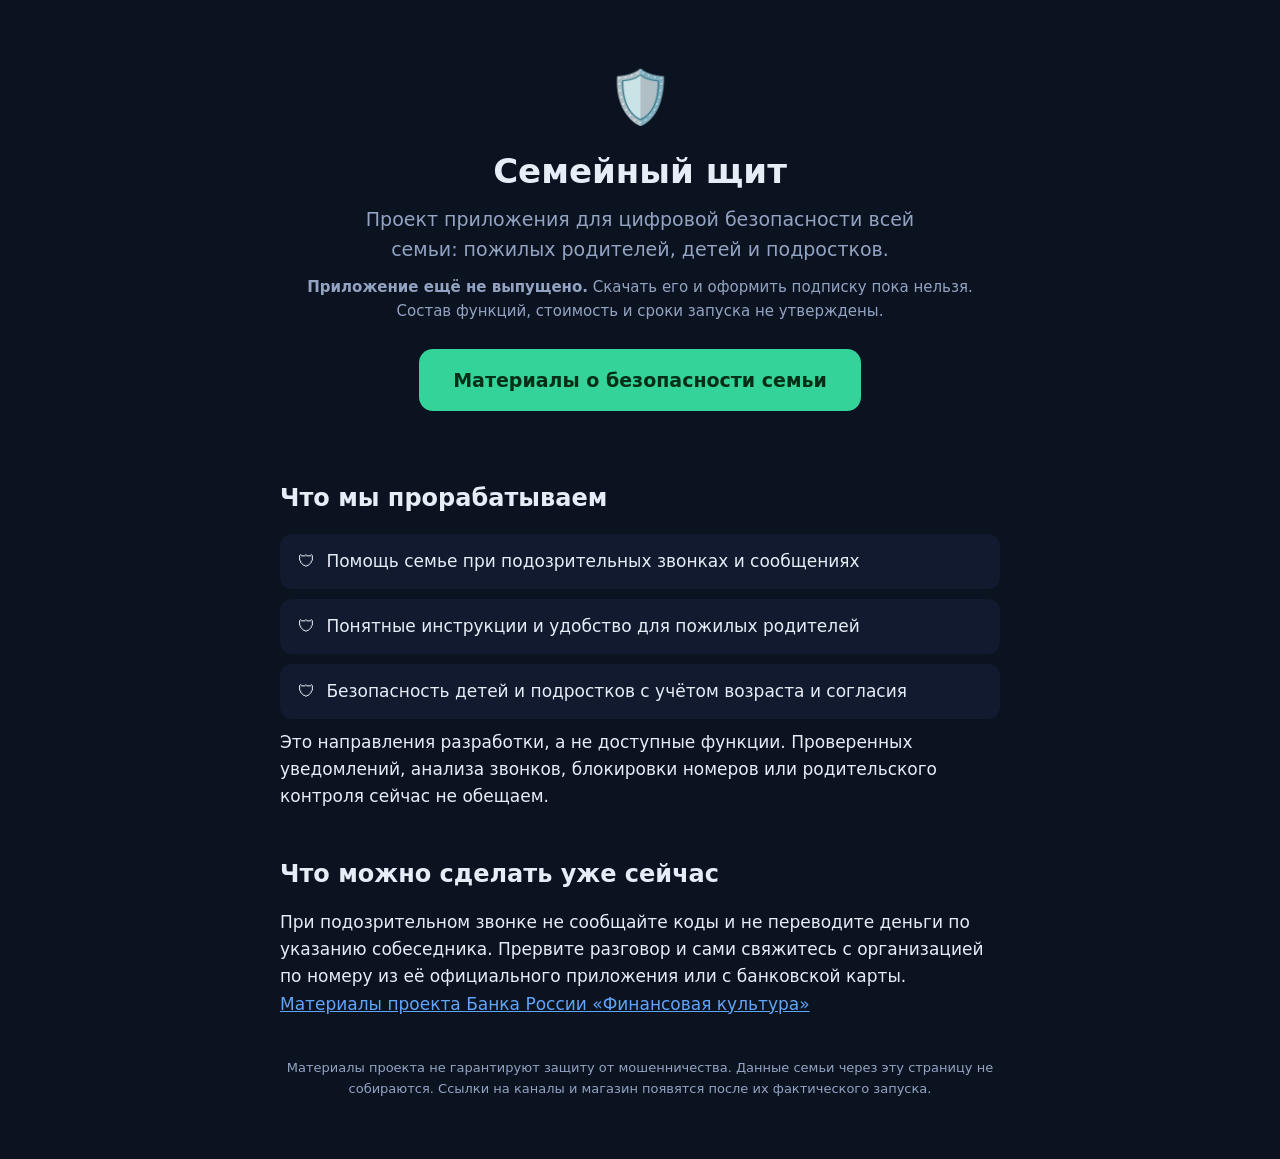
<file: landing/shield.html>
<!doctype html>
<html lang="ru">
<head>
<meta charset="utf-8">
<link rel="canonical" href="https://connectorlab-core.morfnegoden.workers.dev/shield">
<meta name="viewport" content="width=device-width,initial-scale=1">
<title>Семейный щит — защита родителей от телефонных мошенников</title>
<meta name="description" content="Семейный щит — проект приложения для цифровой безопасности семьи. Приложение ещё не выпущено.">
<meta property="og:title" content="Семейный щит — спокойствие за родителей">
<meta property="og:description" content="Проект семейного приложения. Возможности и сроки запуска уточняются.">
<meta property="og:type" content="website">
<style>
:root{--bg:#0b1220;--card:#111a2e;--ink:#e7edf7;--mut:#93a4c3;--acc:#34d399;--acc2:#60a5fa}
*{box-sizing:border-box;margin:0}
body{background:var(--bg);color:var(--ink);font:17px/1.6 system-ui,-apple-system,"Segoe UI",Roboto,sans-serif}
.wrap{max-width:760px;margin:0 auto;padding:0 20px}
header{padding:56px 0 24px;text-align:center}
.logo{font-size:52px}
h1{font-size:34px;line-height:1.2;margin:12px 0}
.sub{color:var(--mut);font-size:19px;max-width:560px;margin:0 auto}
.cta{display:inline-block;margin-top:26px;padding:16px 34px;border-radius:14px;background:var(--acc);color:#052e16;font-weight:700;font-size:19px;text-decoration:none}
.cta.soon{background:#22304d;color:var(--mut);pointer-events:none}
.stats{display:flex;gap:12px;flex-wrap:wrap;justify-content:center;margin:36px 0}
.stat{background:var(--card);border-radius:14px;padding:16px 20px;flex:1;min-width:150px;text-align:center}
.stat b{display:block;font-size:26px;color:var(--acc)}
.stat span{color:var(--mut);font-size:13px}
a{color:var(--acc2)}
a:focus-visible{outline:3px solid var(--acc2);outline-offset:4px}
h2{font-size:24px;margin:44px 0 16px}
.step{display:flex;gap:14px;background:var(--card);border-radius:14px;padding:18px;margin:12px 0}
.step .n{flex:0 0 40px;height:40px;border-radius:50%;background:var(--acc2);color:#0b1220;font-weight:800;display:flex;align-items:center;justify-content:center;font-size:19px}
.step p{color:var(--mut)}
.step b{color:var(--ink)}
ul.feat{list-style:none;padding:0}
ul.feat li{background:var(--card);border-radius:12px;padding:14px 18px;margin:10px 0}
ul.feat li::before{content:"🛡 ";margin-right:6px}
details{background:var(--card);border-radius:12px;padding:14px 18px;margin:10px 0}
summary{cursor:pointer;font-weight:600}
details p{color:var(--mut);margin-top:8px}
.channels{display:flex;gap:10px;flex-wrap:wrap;justify-content:center;margin:20px 0}
.channels a{padding:12px 20px;border-radius:12px;background:#1a2740;color:var(--ink);text-decoration:none;border:1px solid #2a3b5f}
.note{color:var(--mut);font-size:13px;text-align:center;margin:40px 0 60px}
.price{font-size:15px;color:var(--mut);text-align:center;margin-top:10px}
</style>

</head>
<body>
<div class="wrap">
<header>
<div class="logo">🛡️</div>
<h1>Семейный щит</h1>
<p class="sub">Проект приложения для цифровой безопасности всей семьи: пожилых родителей, детей и подростков.</p>
<p class="price"><b>Приложение ещё не выпущено.</b> Скачать его и оформить подписку пока нельзя. Состав функций, стоимость и сроки запуска не утверждены.</p>
<a class="cta" href="/guides">Материалы о безопасности семьи</a>
</header>
<h2>Что мы прорабатываем</h2>
<ul class="feat">
<li>Помощь семье при подозрительных звонках и сообщениях</li>
<li>Понятные инструкции и удобство для пожилых родителей</li>
<li>Безопасность детей и подростков с учётом возраста и согласия</li>
</ul>
<p>Это направления разработки, а не доступные функции. Проверенных уведомлений, анализа звонков, блокировки номеров или родительского контроля сейчас не обещаем.</p>
<h2>Что можно сделать уже сейчас</h2>
<p>При подозрительном звонке не сообщайте коды и не переводите деньги по указанию собеседника. Прервите разговор и сами свяжитесь с организацией по номеру из её официального приложения или с банковской карты.</p>
<p><a href="https://fincult.info/rake/">Материалы проекта Банка России «Финансовая культура»</a></p>
<p class="note">Материалы проекта не гарантируют защиту от мошенничества. Данные семьи через эту страницу не собираются. Ссылки на каналы и магазин появятся после их фактического запуска.</p>
</div>
</body>
</html>
</file>
